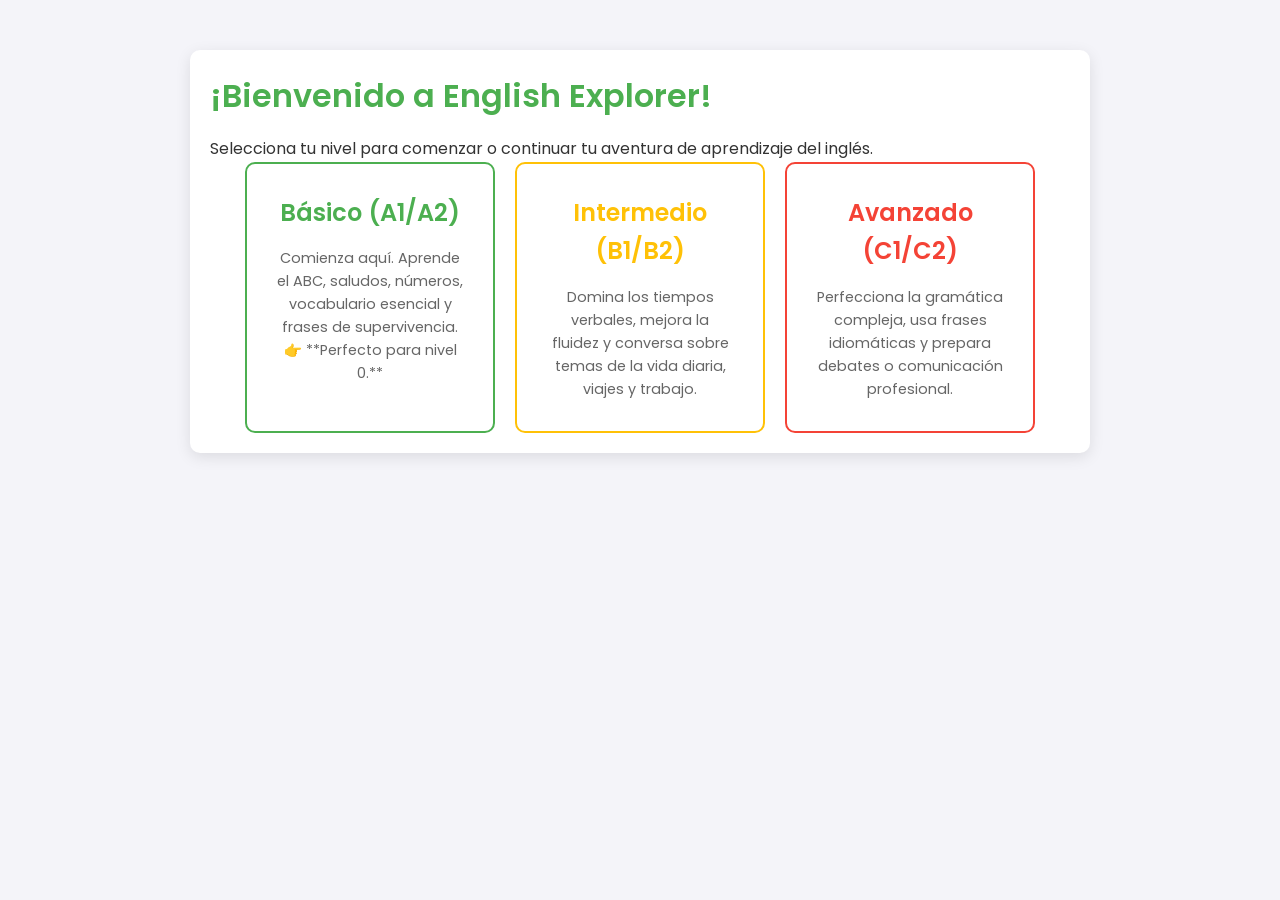
<file: index.html>
<!DOCTYPE html>
<html lang="es">
<head>
    <meta charset="UTF-8">
    <meta name="viewport" content="width=device-width, initial-scale=1.0">
    <title>English Explorer - Elige tu Nivel</title>
    <link rel="preconnect" href="https://fonts.googleapis.com">
    <link rel="preconnect" href="https://fonts.gstatic.com" crossorigin>
    <link href="https://fonts.googleapis.com/css2?family=Poppins:wght@400;600;700&display=swap" rel="stylesheet">
    <link rel="stylesheet" href="src/styles/styles.css">
</head>
<body>

    <div class="container">
        <h1>¡Bienvenido a English Explorer!</h1>
        <p>Selecciona tu nivel para comenzar o continuar tu aventura de aprendizaje del inglés.</p>

        <div class="level-selector">
            
            <a href="src/pages/basic/index.html" class="level-card basic">
                <h2>Básico (A1/A2)</h2>
                <p>Comienza aquí. Aprende el ABC, saludos, números, vocabulario esencial y frases de supervivencia.</p>
                <p>👉 **Perfecto para nivel 0.**</p>
            </a>

            <a href="src/pages/intermediate/index.html" class="level-card intermediate">
                <h2>Intermedio (B1/B2)</h2>
                <p>Domina los tiempos verbales, mejora la fluidez y conversa sobre temas de la vida diaria, viajes y trabajo.</p>
            </a>

            <a href="src/pages/advanced/index.html" class="level-card advanced">
                <h2>Avanzado (C1/C2)</h2>
                <p>Perfecciona la gramática compleja, usa frases idiomáticas y prepara debates o comunicación profesional.</p>
            </a>

        </div>

    </div>
    
</body>
</html>
</file>
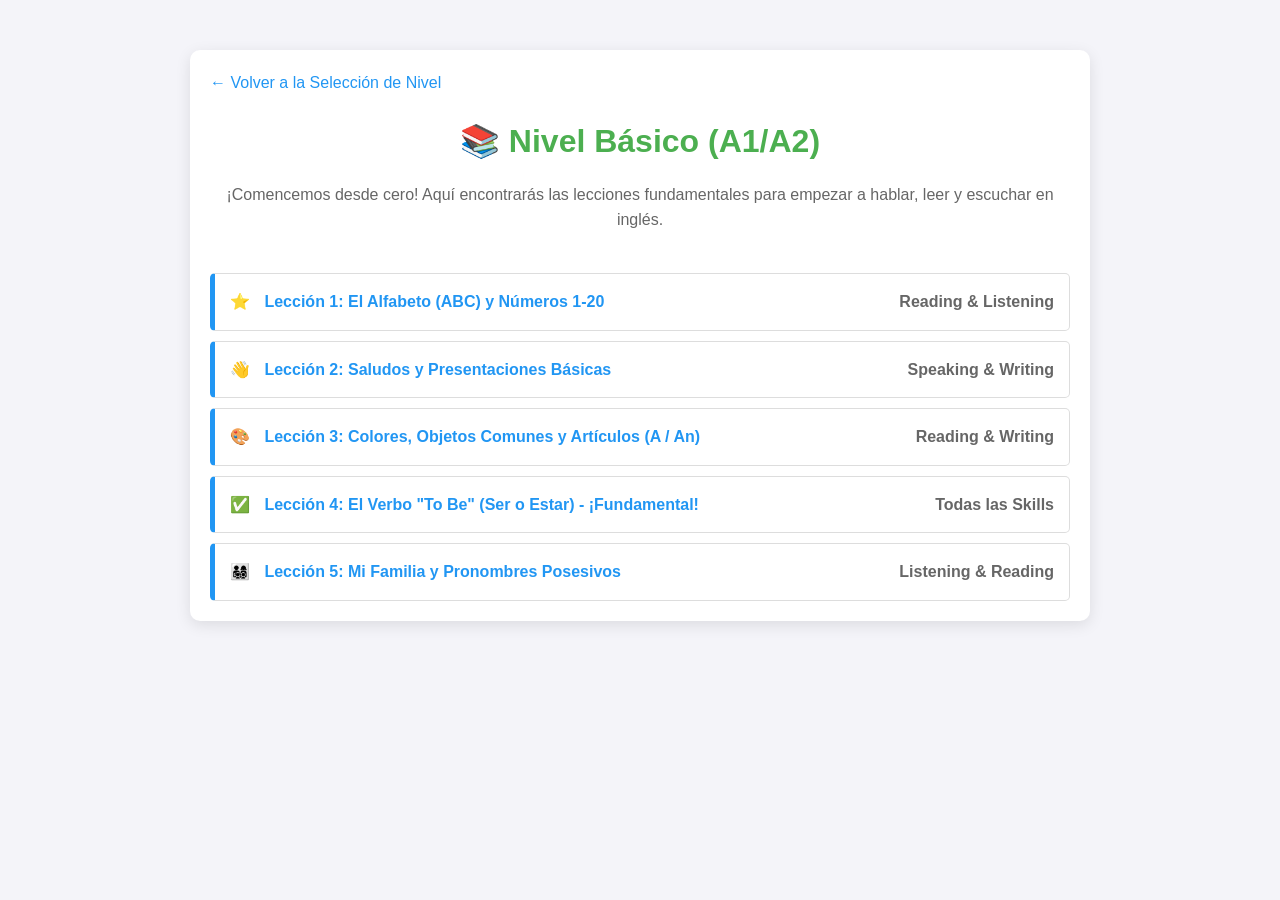
<file: src/pages/basic/index.html>
<!DOCTYPE html>
<html lang="es">
<head>
    <meta charset="UTF-8">
    <meta name="viewport" content="width=device-width, initial-scale=1.0">
    <title>Nivel Básico | English Explorer</title>
    <link rel="stylesheet" href="../../styles/styles.css"> 
</head>
<body>

    <div class="container">
        <a href="../../../index.html" style="display: block; margin-bottom: 20px;">← Volver a la Selección de Nivel</a>

        <div class="homepage-header">
            <h1 style="color: var(--color-primary);">📚 Nivel Básico (A1/A2)</h1>
            <p style="color: var(--color-light-text);">¡Comencemos desde cero! Aquí encontrarás las lecciones fundamentales para empezar a hablar, leer y escuchar en inglés.</p>
        </div>

        <ul class="module-list">
            
            <li class="module-item">
                <a href="lesson-alphabet.html">
                    <span style="color: var(--color-primary); margin-right: 10px;">⭐</span>
                    Lección 1: El Alfabeto (ABC) y Números 1-20
                    <span style="float: right; color: var(--color-light-text);">Reading & Listening</span>
                </a>
            </li>

            <li class="module-item">
                <a href="lesson-greetings.html">
                    <span style="color: var(--color-primary); margin-right: 10px;">👋</span>
                    Lección 2: Saludos y Presentaciones Básicas
                    <span style="float: right; color: var(--color-light-text);">Speaking & Writing</span>
                </a>
            </li>

            <li class="module-item">
                <a href="lesson-colors.html">
                    <span style="color: var(--color-primary); margin-right: 10px;">🎨</span>
                    Lección 3: Colores, Objetos Comunes y Artículos (A / An)
                    <span style="float: right; color: var(--color-light-text);">Reading & Writing</span>
                </a>
            </li>
            
            <li class="module-item">
                <a href="lesson-tobe.html">
                    <span style="color: var(--color-primary); margin-right: 10px;">✅</span>
                    Lección 4: El Verbo "To Be" (Ser o Estar) - ¡Fundamental!
                    <span style="float: right; color: var(--color-light-text);">Todas las Skills</span>
                </a>
            </li>

            <li class="module-item">
                <a href="lesson-family.html">
                    <span style="color: var(--color-primary); margin-right: 10px;">👨‍👩‍👧‍👦</span>
                    Lección 5: Mi Familia y Pronombres Posesivos
                    <span style="float: right; color: var(--color-light-text);">Listening & Reading</span>
                </a>
            </li>

            </ul>

    </div>
    
</body>
</html>
</file>
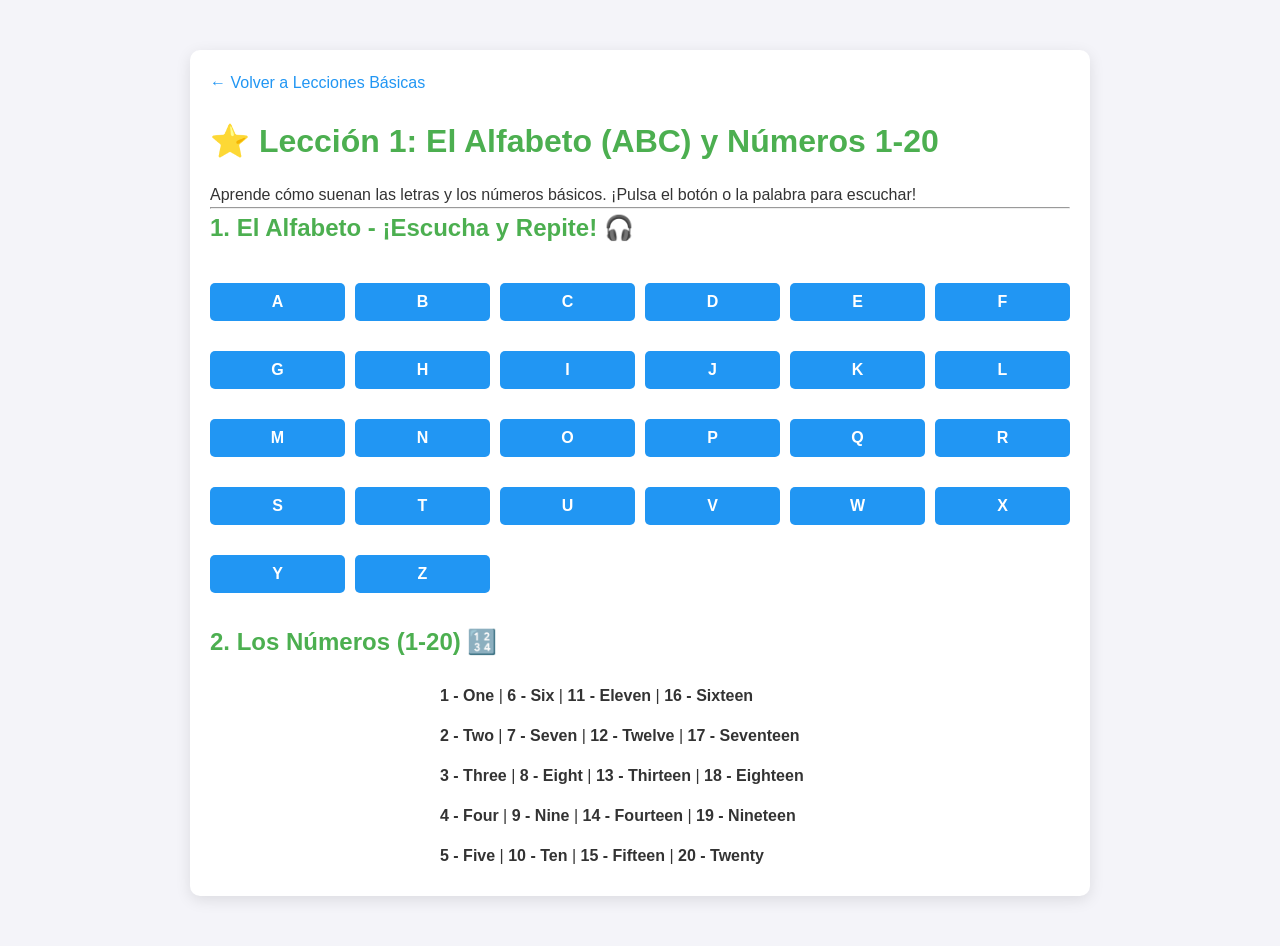
<file: src/pages/basic/lesson-alphabet.html>
<!DOCTYPE html>
<html lang="es">
<head>
    <meta charset="UTF-8">
    <meta name="viewport" content="width=device-width, initial-scale=1.0">
    <title>Lección 1: El Alfabeto y Números | Básico</title>
    <link rel="stylesheet" href="../../styles/styles.css"> 
</head>
<body>

    <div class="container">
        <a href="index.html" style="display: block; margin-bottom: 20px;">← Volver a Lecciones Básicas</a>

        <h1 style="color: var(--color-primary);">⭐ Lección 1: El Alfabeto (ABC) y Números 1-20</h1>
        <p>Aprende cómo suenan las letras y los números básicos. ¡Pulsa el botón o la palabra para escuchar!</p>

        <hr>

        <h2>1. El Alfabeto - ¡Escucha y Repite! 🎧</h2>
        <div id="alphabet-grid" style="display: grid; grid-template-columns: repeat(6, 1fr); gap: 10px; margin-bottom: 30px;">
            </div>
        
        <h2>2. Los Números (1-20) 🔢</h2>
        <div id="numbers-list" style="text-align: left; max-width: 400px; margin: 0 auto; line-height: 2.5;">
            <p><span onclick="speakText('One')" style="cursor: pointer; font-weight: bold;">1 - One</span> | <span onclick="speakText('Six')" style="cursor: pointer; font-weight: bold;">6 - Six</span> | <span onclick="speakText('Eleven')" style="cursor: pointer; font-weight: bold;">11 - Eleven</span> | <span onclick="speakText('Sixteen')" style="cursor: pointer; font-weight: bold;">16 - Sixteen</span></p>
            <p><span onclick="speakText('Two')" style="cursor: pointer; font-weight: bold;">2 - Two</span> | <span onclick="speakText('Seven')" style="cursor: pointer; font-weight: bold;">7 - Seven</span> | <span onclick="speakText('Twelve')" style="cursor: pointer; font-weight: bold;">12 - Twelve</span> | <span onclick="speakText('Seventeen')" style="cursor: pointer; font-weight: bold;">17 - Seventeen</span></p>
            <p><span onclick="speakText('Three')" style="cursor: pointer; font-weight: bold;">3 - Three</span> | <span onclick="speakText('Eight')" style="cursor: pointer; font-weight: bold;">8 - Eight</span> | <span onclick="speakText('Thirteen')" style="cursor: pointer; font-weight: bold;">13 - Thirteen</span> | <span onclick="speakText('Eighteen')" style="cursor: pointer; font-weight: bold;">18 - Eighteen</span></p>
            <p><span onclick="speakText('Four')" style="cursor: pointer; font-weight: bold;">4 - Four</span> | <span onclick="speakText('Nine')" style="cursor: pointer; font-weight: bold;">9 - Nine</span> | <span onclick="speakText('Fourteen')" style="cursor: pointer; font-weight: bold;">14 - Fourteen</span> | <span onclick="speakText('Nineteen')" style="cursor: pointer; font-weight: bold;">19 - Nineteen</span></p>
            <p><span onclick="speakText('Five')" style="cursor: pointer; font-weight: bold;">5 - Five</span> | <span onclick="speakText('Ten')" style="cursor: pointer; font-weight: bold;">10 - Ten</span> | <span onclick="speakText('Fifteen')" style="cursor: pointer; font-weight: bold;">15 - Fifteen</span> | <span onclick="speakText('Twenty')" style="cursor: pointer; font-weight: bold;">20 - Twenty</span></p>
        </div>

    </div>

    <script>
        // Función unificada de Síntesis de Voz
        function speakText(text) {
            window.speechSynthesis.cancel();
            
            // Si el texto es una sola letra (A-Z), la modificamos para que se lea correctamente.
            // Si el texto tiene un espacio (ej: 'One'), se leerá como palabra.
            let textToSpeak = text;
            if (text.length === 1 && text.match(/[A-Z]/i)) {
                // Truco: Al añadir un punto después de cada letra, algunos motores de TTS
                // lo leen como si estuviera deletreando, diciendo solo el nombre de la letra.
                textToSpeak = text + '.'; 
            }
            
            const utterance = new SpeechSynthesisUtterance(textToSpeak);
            utterance.lang = 'en-US'; 
            utterance.pitch = 1; 
            utterance.rate = 1; 

            window.speechSynthesis.speak(utterance);
        }

        const letters = "ABCDEFGHIJKLMNOPQRSTUVWXYZ".split('');
        const alphabetGrid = document.getElementById('alphabet-grid');

        letters.forEach(letter => {
            const button = document.createElement('button');
            button.className = 'btn-primary';
            button.style.backgroundColor = 'var(--color-secondary)';
            button.style.width = '100%';
            button.textContent = letter; 
            // Llama a la función, que internamente agregará el punto si es necesario.
            button.onclick = () => speakText(letter); 
            alphabetGrid.appendChild(button);
        });
    </script>
</body>
</html>
</file>
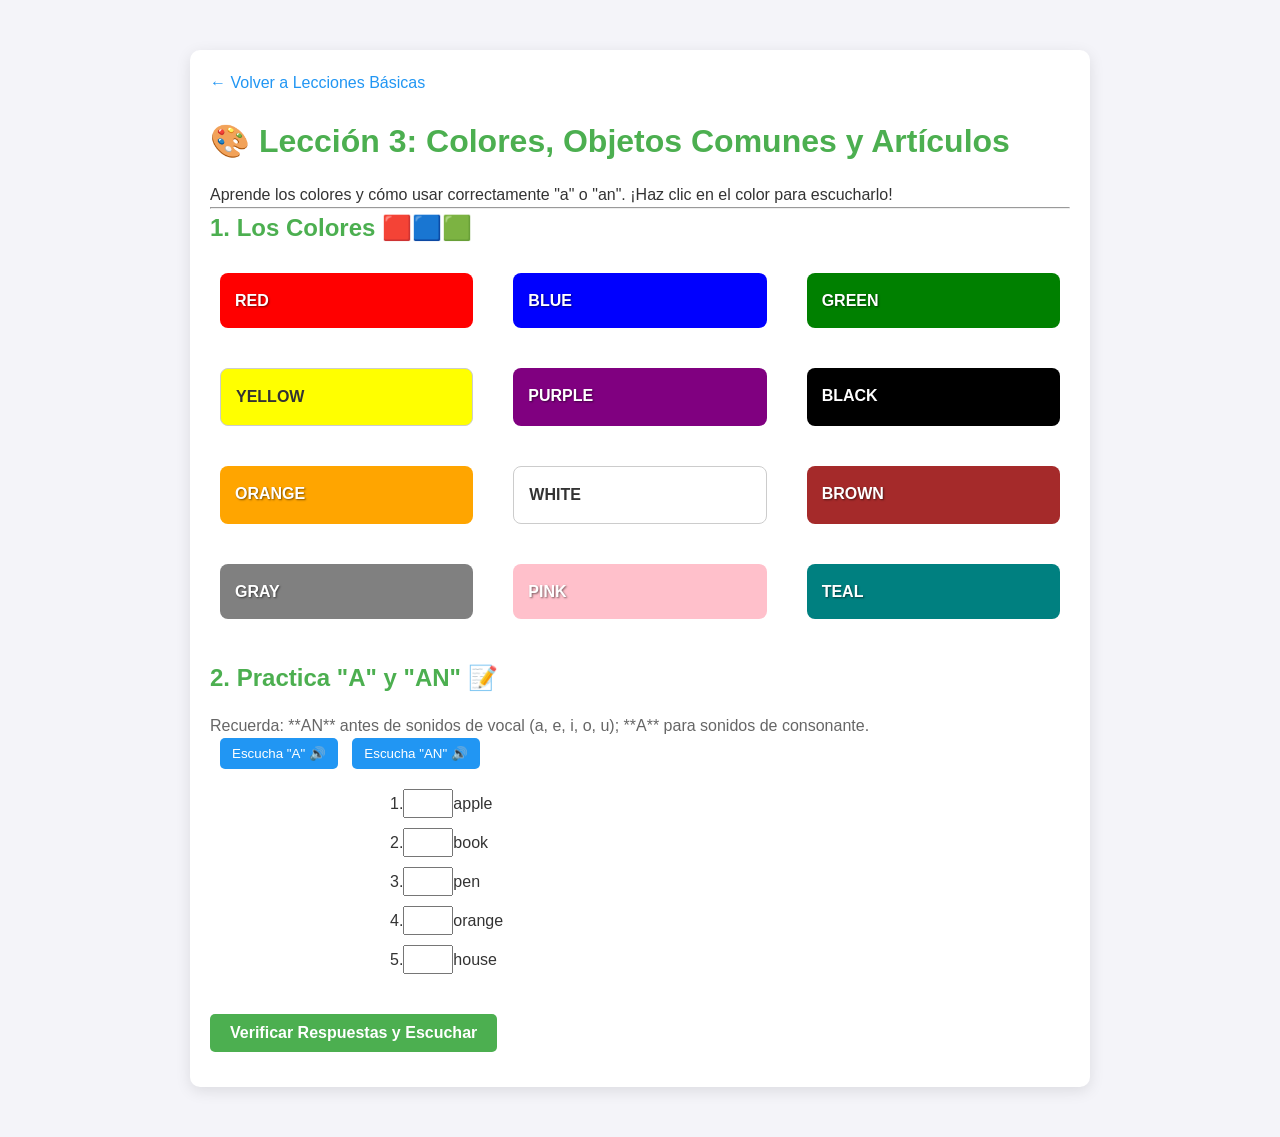
<file: src/pages/basic/lesson-colors.html>
<!DOCTYPE html>
<html lang="es">
<head>
    <meta charset="UTF-8">
    <meta name="viewport" content="width=device-width, initial-scale=1.0">
    <title>Lección 3: Colores y Artículos | Básico</title>
    <link rel="stylesheet" href="../../styles/styles.css"> 
    <style>
        .color-card { padding: 15px; border-radius: 8px; margin: 10px; color: white; font-weight: 700; cursor: pointer; text-shadow: 1px 1px 2px rgba(0,0,0,0.5); }
        .color-card.light-text { color: #333; text-shadow: none; border: 1px solid #ccc; }
        .color-grid { display: grid; grid-template-columns: repeat(3, 1fr); gap: 20px; margin-bottom: 30px; }
        .writing-ex input { width: 50px; padding: 5px; text-align: center; }
        .writing-ex p { margin-bottom: 10px; display: flex; align-items: center; }
        .pronunciation-btn { background: var(--color-secondary); color: white; border: none; padding: 8px 12px; border-radius: 5px; margin-left: 10px; cursor: pointer; }
    </style>
</head>
<body>

    <div class="container">
        <a href="index.html" style="display: block; margin-bottom: 20px;">← Volver a Lecciones Básicas</a>

        <h1 style="color: var(--color-primary);">🎨 Lección 3: Colores, Objetos Comunes y Artículos</h1>
        <p>Aprende los colores y cómo usar correctamente "a" o "an". ¡Haz clic en el color para escucharlo!</p>

        <hr>

        <h2>1. Los Colores 🟥🟦🟩</h2>
        <div class="color-grid">
            <div class="color-card" style="background-color: red;" onclick="speakText('Red')">RED</div>
            <div class="color-card" style="background-color: blue;" onclick="speakText('Blue')">BLUE</div>
            <div class="color-card" style="background-color: green;" onclick="speakText('Green')">GREEN</div>
            <div class="color-card light-text" style="background-color: yellow;" onclick="speakText('Yellow')">YELLOW</div>
            <div class="color-card" style="background-color: purple;" onclick="speakText('Purple')">PURPLE</div>
            <div class="color-card" style="background-color: black;" onclick="speakText('Black')">BLACK</div>
            <div class="color-card" style="background-color: orange;" onclick="speakText('Orange')">ORANGE</div>
            <div class="color-card light-text" style="background-color: white;" onclick="speakText('White')">WHITE</div>
            <div class="color-card" style="background-color: brown;" onclick="speakText('Brown')">BROWN</div>
            <div class="color-card" style="background-color: gray;" onclick="speakText('Gray')">GRAY</div>
            <div class="color-card" style="background-color: pink;" onclick="speakText('Pink')">PINK</div>
            <div class="color-card" style="background-color: teal;" onclick="speakText('Teal')">TEAL</div>
        </div>

        <h2>2. Practica "A" y "AN" 📝</h2>
        <p style="color: var(--color-light-text);">Recuerda: **AN** antes de sonidos de vocal (a, e, i, o, u); **A** para sonidos de consonante.</p>
        
        <div style="margin-bottom: 15px;">
            <button class="pronunciation-btn" onclick="speakText('a')">Escucha "A" 🔊</button>
            <button class="pronunciation-btn" onclick="speakText('an')">Escucha "AN" 🔊</button>
        </div>

        <div id="writing-ex" class="writing-ex" style="text-align: left; max-width: 500px; margin: 20px auto;">
            <p>1. <input type="text" id="a1" data-answer="an"> apple</p>
            <p>2. <input type="text" id="a2" data-answer="a"> book</p>
            <p>3. <input type="text" id="a3" data-answer="a"> pen</p>
            <p>4. <input type="text" id="a4" data-answer="an"> orange</p>
            <p>5. <input type="text" id="a5" data-answer="a"> house</p>
        </div>

        <button class="btn-primary" onclick="checkArticles()">Verificar Respuestas y Escuchar</button>
        <div id="article-feedback" class="feedback" style="margin-top: 15px;"></div>
    </div>

    <script>
        // Arreglo de frases correctas para la lectura secuencial
        const correctSentences = [
            'an apple',
            'a book',
            'a pen',
            'an orange',
            'a house'
        ];

        // Función unificada de Síntesis de Voz (TTS)
        function speakText(text, callback) {
            // Detener cualquier habla anterior (excepto si es parte de una secuencia)
            if (!callback) {
                 window.speechSynthesis.cancel();
            }
            
            const utterance = new SpeechSynthesisUtterance(text);
            utterance.lang = 'en-US'; 
            
            // Configurar el callback para la lectura secuencial
            if (callback && utterance.onend === null) {
                utterance.onend = callback;
            }

            window.speechSynthesis.speak(utterance);
        }
        
        // Función para reproducir secuencialmente todas las frases correctas
        function readAllCorrectSentences(index = 0) {
            // Cancelar cualquier lectura previa que no sea esta secuencia
            if (index === 0) {
                 window.speechSynthesis.cancel();
            }
            
            if (index < correctSentences.length) {
                const sentence = correctSentences[index];
                
                // Habla la frase, y llama a la siguiente cuando termine (usando callback)
                speakText(sentence, () => {
                    readAllCorrectSentences(index + 1);
                });
            } else {
                // Al finalizar la lectura de todas las frases, permite que otros audios se reproduzcan
                // limpiando el listener onend del objeto utterance. (Manejo avanzado, no esencial aquí)
            }
        }


        function checkArticles() {
            const answers = ['an', 'a', 'a', 'an', 'a'];
            let correctCount = 0;
            
            // 1. Verificar y dar feedback visual
            answers.forEach((correct, index) => {
                const input = document.getElementById(`a${index + 1}`);
                const feedbackDiv = document.getElementById('article-feedback');
                
                if (input.value.trim().toLowerCase() === correct) {
                    input.style.backgroundColor = '#e8f5e9'; // Verde claro (Correcto)
                    correctCount++;
                } else {
                    input.style.backgroundColor = '#ffebee'; // Rojo claro (Incorrecto)
                }
            });

            // 2. Mostrar resumen del ejercicio
            const feedbackDiv = document.getElementById('article-feedback');
            if (correctCount === answers.length) {
                feedbackDiv.textContent = '¡Excelente! Todas las respuestas son correctas. ✅ Ahora escucha la pronunciación correcta.';
                feedbackDiv.style.color = 'var(--color-primary)';
            } else {
                feedbackDiv.textContent = `Tienes ${correctCount} de ${answers.length} correctas. Sigue intentando. ❌ Ahora escucha cómo deben sonar las frases.`;
                feedbackDiv.style.color = 'var(--color-danger)';
            }
            
            // 3. Reproducir TODAS las opciones correctas secuencialmente (según lo solicitado)
            readAllCorrectSentences();
        }
    </script>
</body>
</html>
</file>
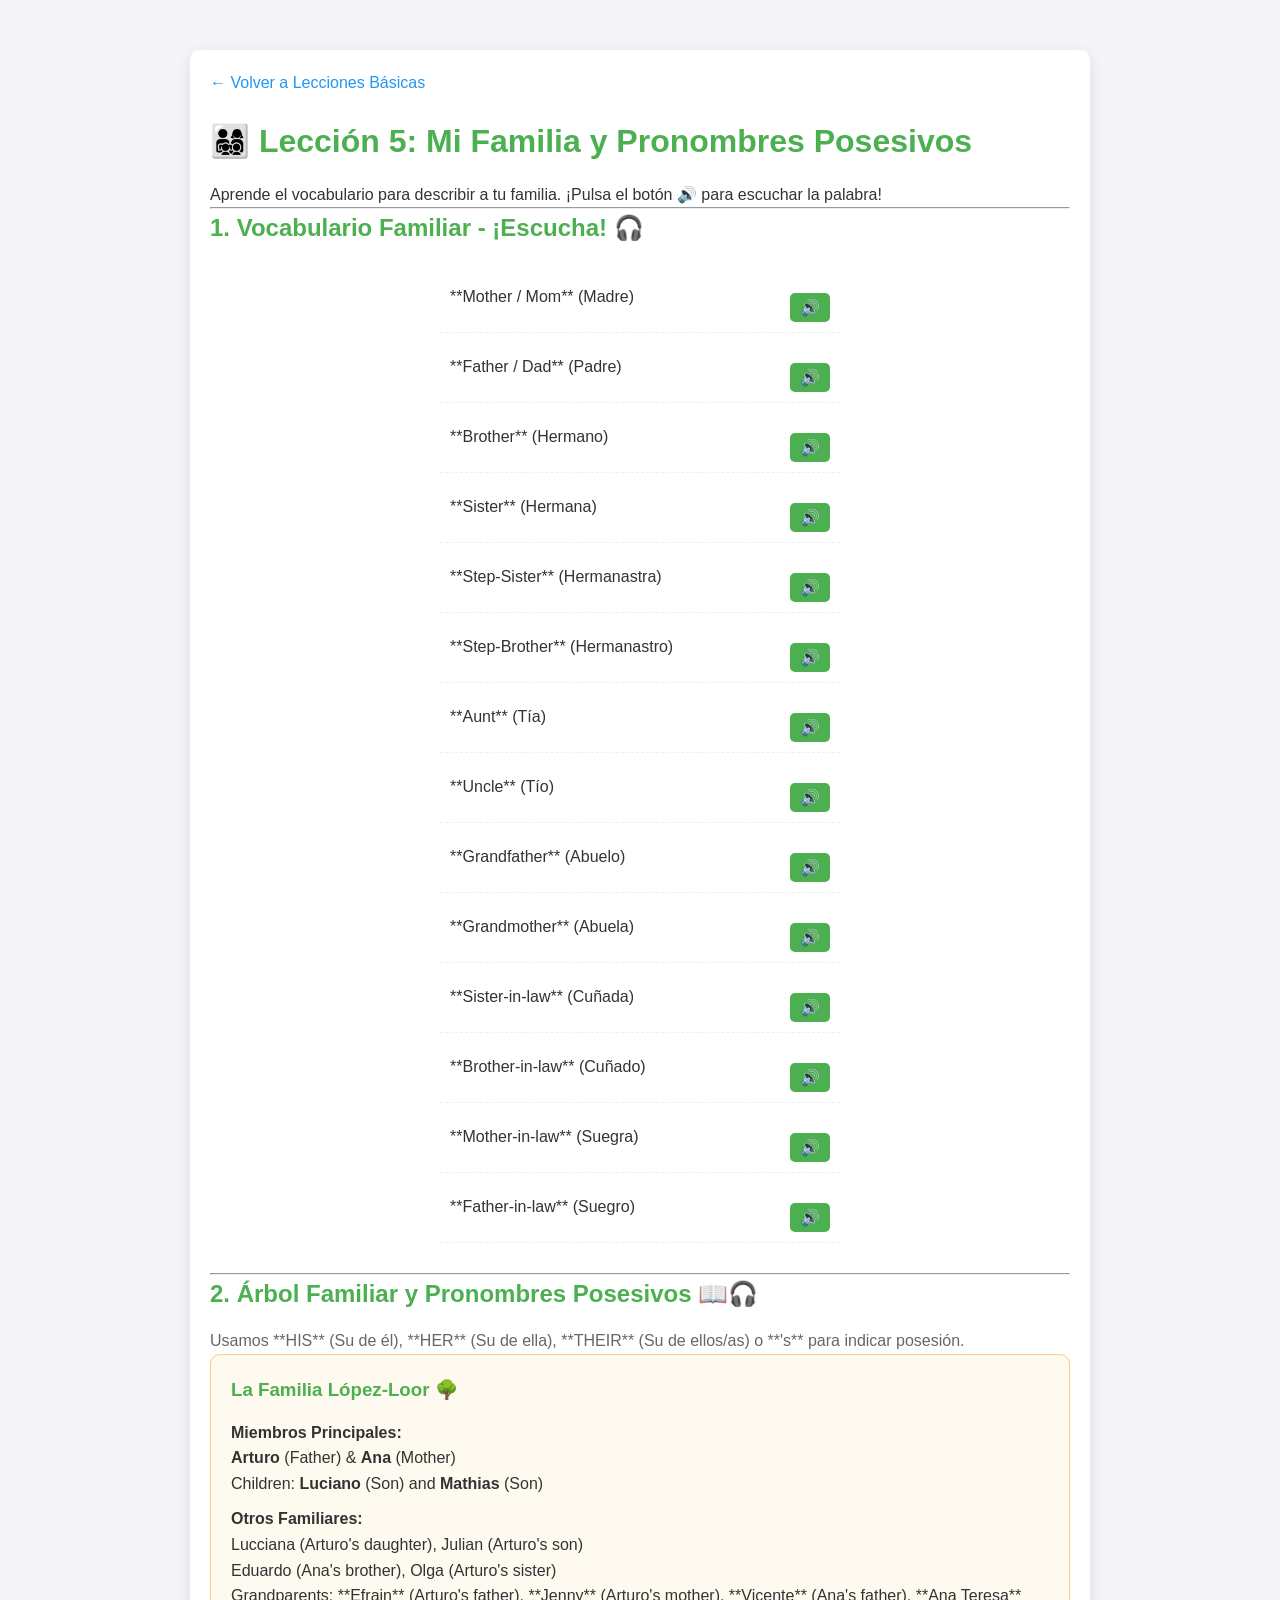
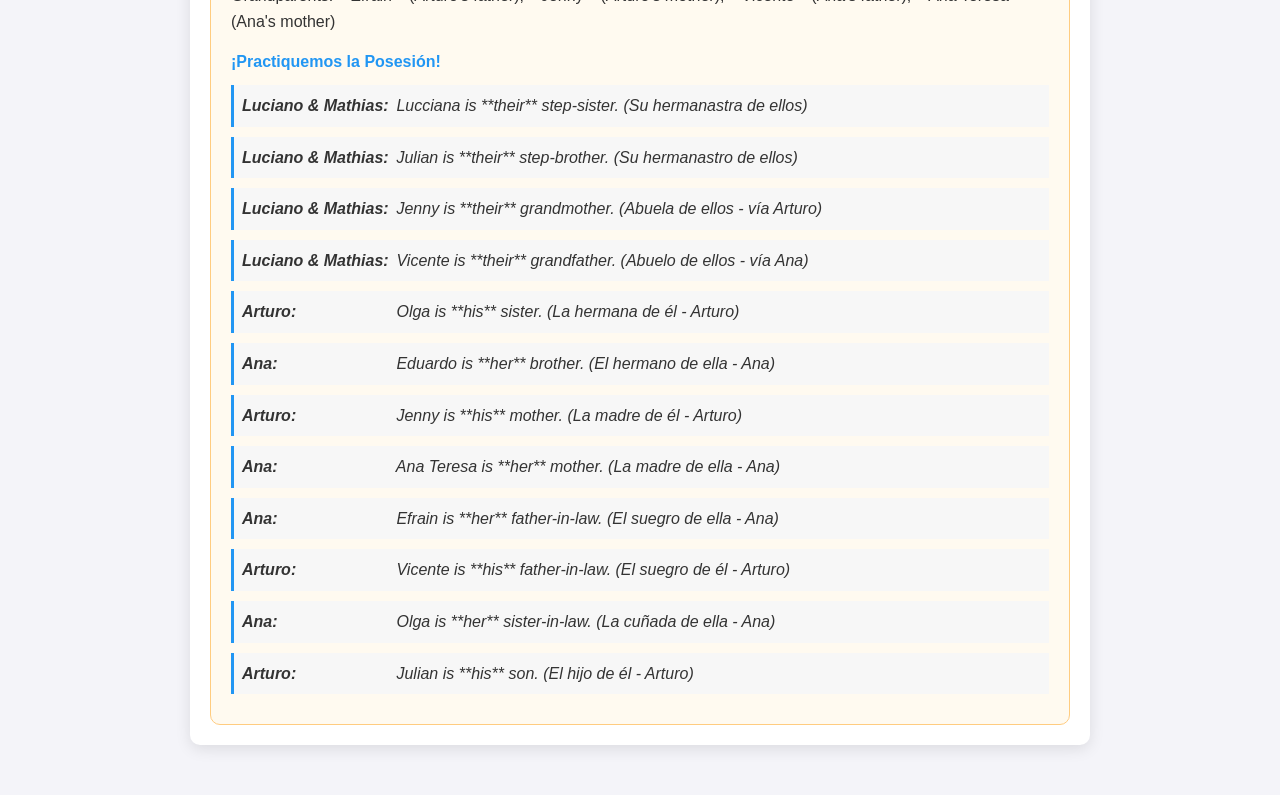
<file: src/pages/basic/lesson-family.html>
<!DOCTYPE html>
<html lang="es">
<head>
    <meta charset="UTF-8">
    <meta name="viewport" content="width=device-width, initial-scale=1.0">
    <title>Lección 5: La Familia | Básico</title>
    <link rel="stylesheet" href="../../styles/styles.css"> 
    <style>
        .vocab-item { padding: 10px; border-bottom: 1px dashed #eee; display: flex; justify-content: space-between; align-items: center; }
        .family-tree { 
            background-color: #fffaf0; 
            padding: 20px; 
            border: 1px solid #ffcc80; 
            border-radius: 10px; 
            text-align: left;
        }
        .example-sentence {
            background-color: #f7f7f7;
            padding: 8px;
            border-left: 3px solid var(--color-secondary);
            margin: 10px 0;
            font-style: italic;
            cursor: pointer;
        }
        .subject-tag {
            font-weight: bold;
            display: inline-block;
            min-width: 150px; /* Asegura alineación */
        }
    </style>
</head>
<body>

    <div class="container">
        <a href="index.html" style="display: block; margin-bottom: 20px;">← Volver a Lecciones Básicas</a>

        <h1 style="color: var(--color-primary);">👨‍👩‍👧‍👦 Lección 5: Mi Familia y Pronombres Posesivos</h1>
        <p>Aprende el vocabulario para describir a tu familia. ¡Pulsa el botón 🔊 para escuchar la palabra!</p>

        <hr>

        <h2>1. Vocabulario Familiar - ¡Escucha! 🎧</h2>
        <div style="max-width: 400px; margin: 0 auto; text-align: left;">
            <div class="vocab-item">
                <span>**Mother / Mom** (Madre)</span>
                <button onclick="speakText('Mother')" class="btn-primary" style="padding: 5px 10px;">🔊</button>
            </div>
            <div class="vocab-item">
                <span>**Father / Dad** (Padre)</span>
                <button onclick="speakText('Father')" class="btn-primary" style="padding: 5px 10px;">🔊</button>
            </div>
            <div class="vocab-item">
                <span>**Brother** (Hermano)</span>
                <button onclick="speakText('Brother')" class="btn-primary" style="padding: 5px 10px;">🔊</button>
            </div>
            <div class="vocab-item">
                <span>**Sister** (Hermana)</span>
                <button onclick="speakText('Sister')" class="btn-primary" style="padding: 5px 10px;">🔊</button>
            </div>
            <div class="vocab-item">
                <span>**Step-Sister** (Hermanastra)</span>
                <button onclick="speakText('Step-Sister')" class="btn-primary" style="padding: 5px 10px;">🔊</button>
            </div>
            <div class="vocab-item">
                <span>**Step-Brother** (Hermanastro)</span>
                <button onclick="speakText('Step-Brother')" class="btn-primary" style="padding: 5px 10px;">🔊</button>
            </div>
            <div class="vocab-item">
                <span>**Aunt** (Tía)</span>
                <button onclick="speakText('Aunt')" class="btn-primary" style="padding: 5px 10px;">🔊</button>
            </div>
             <div class="vocab-item">
                <span>**Uncle** (Tío)</span>
                <button onclick="speakText('Uncle')" class="btn-primary" style="padding: 5px 10px;">🔊</button>
            </div>
            <div class="vocab-item">
                <span>**Grandfather** (Abuelo)</span>
                <button onclick="speakText('Grandfather')" class="btn-primary" style="padding: 5px 10px;">🔊</button>
            </div>
            <div class="vocab-item">
                <span>**Grandmother** (Abuela)</span>
                <button onclick="speakText('Grandmother')" class="btn-primary" style="padding: 5px 10px;">🔊</button>
            </div>
            <div class="vocab-item">
                <span>**Sister-in-law** (Cuñada)</span>
                <button onclick="speakText('Sister-in-law')" class="btn-primary" style="padding: 5px 10px;">🔊</button>
            </div>
            <div class="vocab-item">
                <span>**Brother-in-law** (Cuñado)</span>
                <button onclick="speakText('Brother-in-law')" class="btn-primary" style="padding: 5px 10px;">🔊</button>
            </div>
            <div class="vocab-item">
                <span>**Mother-in-law** (Suegra)</span>
                <button onclick="speakText('Mother-in-law')" class="btn-primary" style="padding: 5px 10px;">🔊</button>
            </div>
            <div class="vocab-item">
                <span>**Father-in-law** (Suegro)</span>
                <button onclick="speakText('Father-in-law')" class="btn-primary" style="padding: 5px 10px;">🔊</button>
            </div>
        </div>
        
        <hr style="margin-top: 30px;">

        <h2>2. Árbol Familiar y Pronombres Posesivos 📖🎧</h2>
        <p style="color: var(--color-light-text);">Usamos **HIS** (Su de él), **HER** (Su de ella), **THEIR** (Su de ellos/as) o **'s** para indicar posesión.</p>
        <div class="family-tree">
            <h3>La Familia López-Loor 🌳</h3>
            
            <p style="font-weight: bold;">Miembros Principales:</p>
            <p><strong>Arturo</strong> (Father) & <strong>Ana</strong> (Mother)</p>
            <p>Children: <strong>Luciano</strong> (Son) and <strong>Mathias</strong> (Son)</p>
            
            <p style="margin-top: 10px; font-weight: bold;">Otros Familiares:</p>
            <p>Lucciana (Arturo's daughter), Julian (Arturo's son)</p>
            <p>Eduardo (Ana's brother), Olga (Arturo's sister)</p>
            <p>Grandparents: **Efrain** (Arturo's father), **Jenny** (Arturo's mother), **Vicente** (Ana's father), **Ana Teresa** (Ana's mother)</p>
            
            <p style="margin-top: 15px; font-weight: bold; color: var(--color-secondary);">¡Practiquemos la Posesión!</p>
            
            <div class="example-sentence" onclick="speakText('Lucciana is their step-sister.')">
                <span class="subject-tag">Luciano & Mathias:</span> Lucciana is **their** step-sister. (Su hermanastra de ellos)
            </div>
            <div class="example-sentence" onclick="speakText('Julian is their step-brother.')">
                <span class="subject-tag">Luciano & Mathias:</span> Julian is **their** step-brother. (Su hermanastro de ellos)
            </div>
            <div class="example-sentence" onclick="speakText('Jenny is their grandmother.')">
                <span class="subject-tag">Luciano & Mathias:</span> Jenny is **their** grandmother. (Abuela de ellos - vía Arturo)
            </div>
            <div class="example-sentence" onclick="speakText('Vicente is their grandfather.')">
                <span class="subject-tag">Luciano & Mathias:</span> Vicente is **their** grandfather. (Abuelo de ellos - vía Ana)
            </div>

            <div class="example-sentence" onclick="speakText('Olga is his sister.')">
                <span class="subject-tag">Arturo:</span> Olga is **his** sister. (La hermana de él - Arturo)
            </div>
            <div class="example-sentence" onclick="speakText('Eduardo is her brother.')">
                <span class="subject-tag">Ana:</span> Eduardo is **her** brother. (El hermano de ella - Ana)
            </div>
            <div class="example-sentence" onclick="speakText('Jenny is his mother.')">
                <span class="subject-tag">Arturo:</span> Jenny is **his** mother. (La madre de él - Arturo)
            </div>
            <div class="example-sentence" onclick="speakText('Ana Teresa is her mother.')">
                <span class="subject-tag">Ana:</span> Ana Teresa is **her** mother. (La madre de ella - Ana)
            </div>
            <div class="example-sentence" onclick="speakText('Efrain is her father-in-law.')">
                <span class="subject-tag">Ana:</span> Efrain is **her** father-in-law. (El suegro de ella - Ana)
            </div>
            <div class="example-sentence" onclick="speakText('Vicente is his father-in-law.')">
                <span class="subject-tag">Arturo:</span> Vicente is **his** father-in-law. (El suegro de él - Arturo)
            </div>
            <div class="example-sentence" onclick="speakText('Olga is her sister-in-law.')">
                <span class="subject-tag">Ana:</span> Olga is **her** sister-in-law. (La cuñada de ella - Ana)
            </div>
            <div class="example-sentence" onclick="speakText('Julian is his son.')">
                <span class="subject-tag">Arturo:</span> Julian is **his** son. (El hijo de él - Arturo)
            </div>
            
        </div>

    </div>

    <script>
        function speakText(text) {
            window.speechSynthesis.cancel();
            const utterance = new SpeechSynthesisUtterance(text);
            utterance.lang = 'en-US'; 
            window.speechSynthesis.speak(utterance);
        }
    </script>
</body>
</html>
</file>
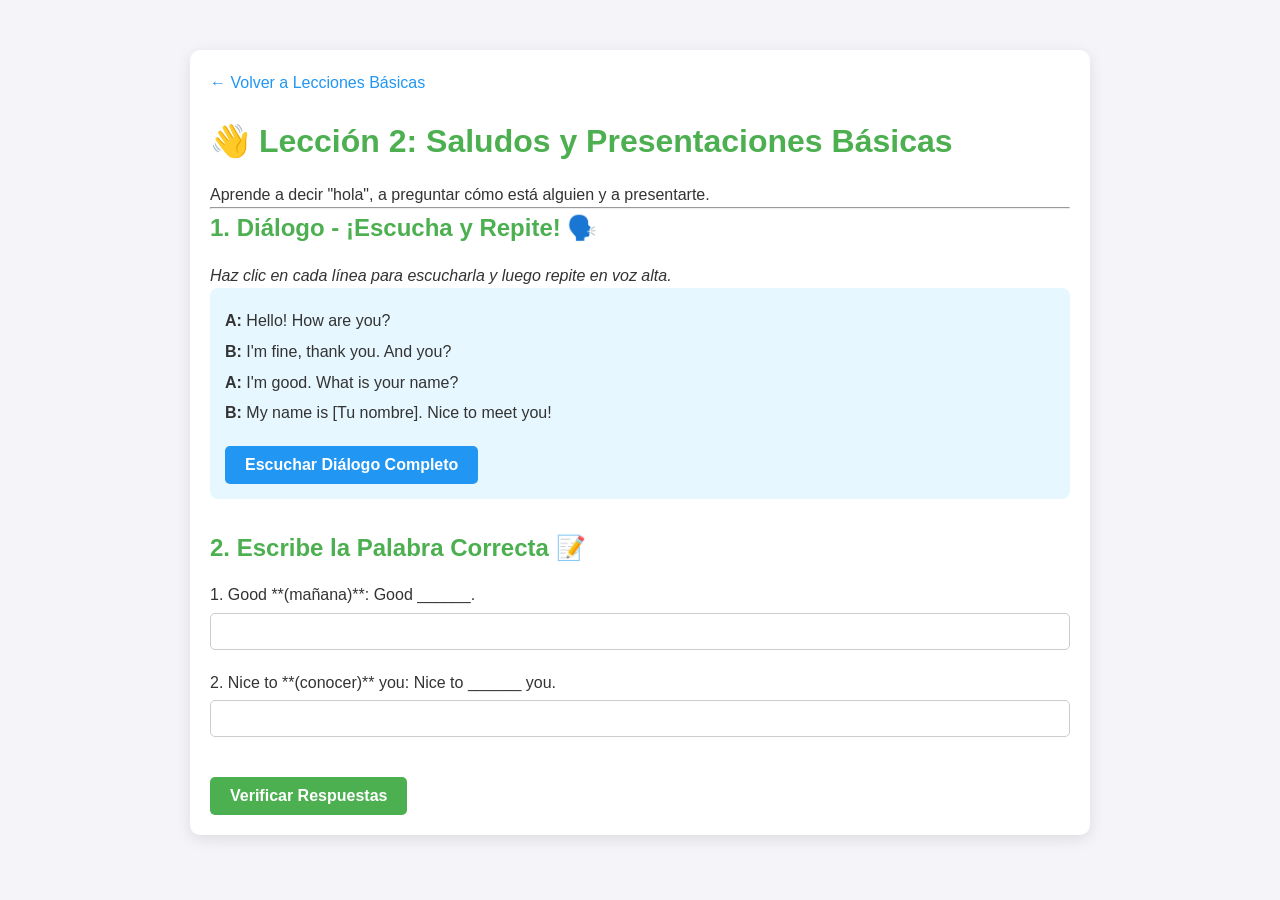
<file: src/pages/basic/lesson-greetings.html>
<!DOCTYPE html>
<html lang="es">
<head>
    <meta charset="UTF-8">
    <meta name="viewport" content="width=device-width, initial-scale=1.0">
    <title>Lección 2: Saludos | Básico</title>
    <link rel="stylesheet" href="../../styles/styles.css"> 
    <style>
        .input-group { margin-bottom: 20px; text-align: left; }
        .input-group input { width: 100%; padding: 10px; border: 1px solid #ccc; border-radius: 5px; margin-top: 5px; }
        .feedback { margin-top: 10px; font-weight: 600; }
        .dialogue-text { cursor: pointer; display: block; margin: 5px 0; }
    </style>
</head>
<body>

    <div class="container">
        <a href="index.html" style="display: block; margin-bottom: 20px;">← Volver a Lecciones Básicas</a>

        <h1 style="color: var(--color-primary);">👋 Lección 2: Saludos y Presentaciones Básicas</h1>
        <p>Aprende a decir "hola", a preguntar cómo está alguien y a presentarte.</p>

        <hr>

        <h2>1. Diálogo - ¡Escucha y Repite! 🗣️</h2>
        <p style="font-style: italic;">Haz clic en cada línea para escucharla y luego repite en voz alta.</p>
        <div style="background: #e6f7ff; padding: 15px; border-radius: 8px; margin-bottom: 30px; text-align: left;">
            <span class="dialogue-text" onclick="speakText('Hello! How are you?')" ><strong>A:</strong> Hello! How are you?</span>
            <span class="dialogue-text" onclick="speakText('I am fine, thank you. And you?')" ><strong>B:</strong> I'm fine, thank you. And you?</span>
            <span class="dialogue-text" onclick="speakText('I am good. What is your name?')" ><strong>A:</strong> I'm good. What is your name?</span>
            <span class="dialogue-text" onclick="speakText('My name is Maria. Nice to meet you!')" ><strong>B:</strong> My name is [Tu nombre]. Nice to meet you!</span>
            
            <button class="btn-primary" onclick="speakText('Hello! How are you? I am fine, thank you. And you? I am good. What is your name? My name is Maria. Nice to meet you!')" style="background-color: var(--color-secondary); margin-top: 15px;">Escuchar Diálogo Completo</button>
        </div>

        <h2>2. Escribe la Palabra Correcta 📝</h2>
        <div id="writing-exercise">
            <div class="input-group">
                <label for="q1">1. Good **(mañana)**: Good ______.</label>
                <input type="text" id="q1" data-answer="morning">
                <div id="f1" class="feedback"></div>
            </div>
            <div class="input-group">
                <label for="q2">2. Nice to **(conocer)** you: Nice to ______ you.</label>
                <input type="text" id="q2" data-answer="meet">
                <div id="f2" class="feedback"></div>
            </div>
            
            <button class="btn-primary" onclick="checkAnswers()">Verificar Respuestas</button>
        </div>

    </div>

    <script>
        function speakText(text) {
            window.speechSynthesis.cancel();
            const utterance = new SpeechSynthesisUtterance(text);
            utterance.lang = 'en-US'; 
            window.speechSynthesis.speak(utterance);
        }

        function checkAnswers() {
            const questions = [
                { id: 'q1', correct: 'morning' },
                { id: 'q2', correct: 'meet' }
            ];

            questions.forEach((q, index) => {
                const input = document.getElementById(q.id);
                const feedback = document.getElementById(`f${index + 1}`);
                const userAnswer = input.value.trim().toLowerCase();
                
                if (userAnswer === q.correct) {
                    feedback.textContent = '¡Correcto! ✅';
                    feedback.style.color = 'var(--color-primary)';
                } else {
                    feedback.textContent = `Incorrecto. Intenta con: ${q.correct.toUpperCase()} ❌`;
                    feedback.style.color = 'var(--color-danger)';
                }
            });
        }
    </script>
</body>
</html>
</file>
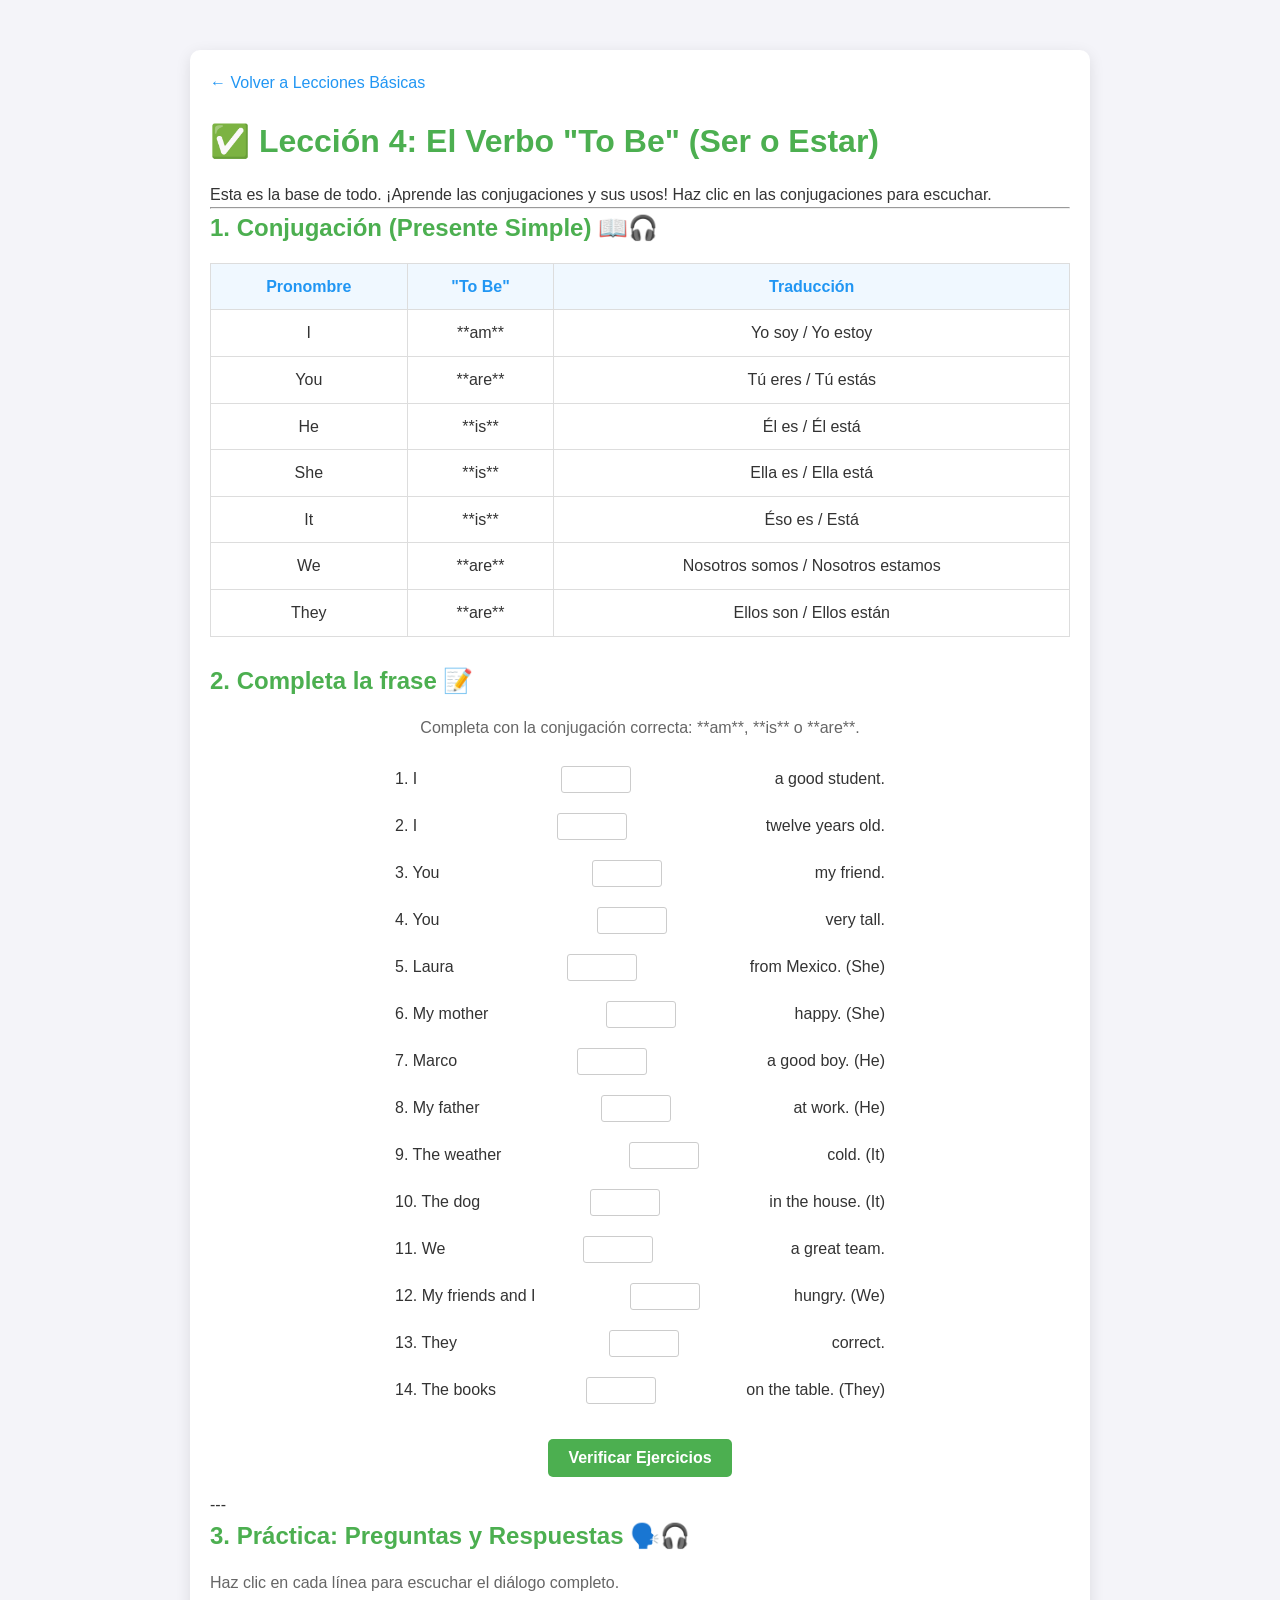
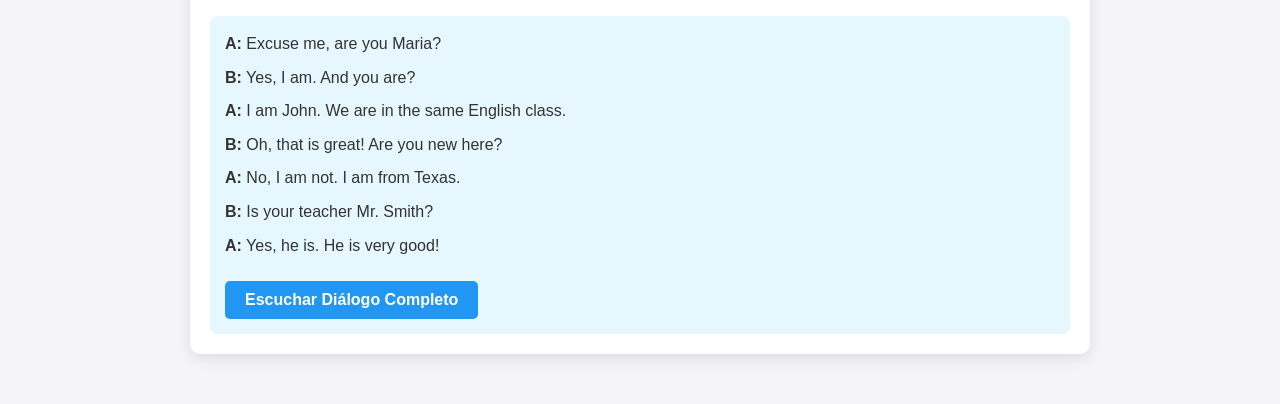
<file: src/pages/basic/lesson-tobe.html>
<!DOCTYPE html>
<html lang="es">
<head>
    <meta charset="UTF-8">
    <meta name="viewport" content="width=device-width, initial-scale=1.0">
    <title>Lección 4: El Verbo To Be | Básico</title>
    <link rel="stylesheet" href="../../styles/styles.css"> 
    <style>
        .tobe-table { width: 100%; border-collapse: collapse; margin-bottom: 25px; }
        .tobe-table th, .tobe-table td { border: 1px solid #ddd; padding: 10px; text-align: center; }
        .tobe-table th { background-color: #f0f8ff; color: var(--color-secondary); }
        .tobe-table td { cursor: pointer; } 
        
        .writing-ex p { 
            margin-bottom: 10px; 
            display: flex; 
            align-items: center; 
            justify-content: space-between;
            max-width: 500px; 
            margin: 0 auto 10px auto;
            padding: 5px;
            cursor: pointer; 
        }
        .writing-ex input { width: 70px; padding: 5px; text-align: center; border: 1px solid #ccc; border-radius: 3px;}
        .dialogue-box { background: #e6f7ff; padding: 15px; border-radius: 8px; margin-top: 20px; text-align: left; }
        .dialogue-line { display: block; margin-bottom: 8px; cursor: pointer; }
    </style>
</head>
<body>

    <div class="container">
        <a href="index.html" style="display: block; margin-bottom: 20px;">← Volver a Lecciones Básicas</a>

        <h1 style="color: var(--color-primary);">✅ Lección 4: El Verbo "To Be" (Ser o Estar)</h1>
        <p>Esta es la base de todo. ¡Aprende las conjugaciones y sus usos! Haz clic en las conjugaciones para escuchar.</p>

        <hr>

        <h2>1. Conjugación (Presente Simple) 📖🎧</h2>
        <table class="tobe-table">
            <thead>
                <tr>
                    <th>Pronombre</th>
                    <th>"To Be"</th>
                    <th>Traducción</th>
                </tr>
            </thead>
            <tbody>
                <tr onclick="speakText('I am')" style="cursor: pointer;"><td>I</td><td>**am**</td><td>Yo soy / Yo estoy</td></tr>
                <tr onclick="speakText('You are')" style="cursor: pointer;"><td>You</td><td>**are**</td><td>Tú eres / Tú estás</td></tr>
                <tr onclick="speakText('He is')" style="cursor: pointer;"><td>He</td><td>**is**</td><td>Él es / Él está</td></tr>
                <tr onclick="speakText('She is')" style="cursor: pointer;"><td>She</td><td>**is**</td><td>Ella es / Ella está</td></tr>
                <tr onclick="speakText('It is')" style="cursor: pointer;"><td>It</td><td>**is**</td><td>Éso es / Está</td></tr>
                <tr onclick="speakText('We are')" style="cursor: pointer;"><td>We</td><td>**are**</td><td>Nosotros somos / Nosotros estamos</td></tr>
                <tr onclick="speakText('They are')" style="cursor: pointer;"><td>They</td><td>**are**</td><td>Ellos son / Ellos están</td></tr>
            </tbody>
        </table>

        <h2>2. Completa la frase 📝</h2>
        <p style="color: var(--color-light-text); text-align: center; margin-bottom: 20px;">Completa con la conjugación correcta: **am**, **is** o **are**.</p>
        
        <div id="writing-ex" class="writing-ex">
            <p onclick="speakText('I am a good student')" >1. I <input type="text" id="w1" data-answer="am"> a good student.</p>
            <p onclick="speakText('I am twelve years old')" >2. I <input type="text" id="w2" data-answer="am"> twelve years old.</p>

            <p onclick="speakText('You are my friend')" >3. You <input type="text" id="w3" data-answer="are"> my friend.</p>
            <p onclick="speakText('You are very tall')" >4. You <input type="text" id="w4" data-answer="are"> very tall.</p>

            <p onclick="speakText('Laura is from Mexico')" >5. Laura <input type="text" id="w5" data-answer="is"> from Mexico. (She)</p>
            <p onclick="speakText('My mother is happy')" >6. My mother <input type="text" id="w6" data-answer="is"> happy. (She)</p>

            <p onclick="speakText('Marco is a good boy')" >7. Marco <input type="text" id="w7" data-answer="is"> a good boy. (He)</p>
            <p onclick="speakText('My father is at work')" >8. My father <input type="text" id="w8" data-answer="is"> at work. (He)</p>

            <p onclick="speakText('The weather is cold')" >9. The weather <input type="text" id="w9" data-answer="is"> cold. (It)</p>
            <p onclick="speakText('The dog is in the house')" >10. The dog <input type="text" id="w10" data-answer="is"> in the house. (It)</p>

            <p onclick="speakText('We are a great team')" >11. We <input type="text" id="w11" data-answer="are"> a great team.</p>
            <p onclick="speakText('My friends and I are hungry')" >12. My friends and I <input type="text" id="w12" data-answer="are"> hungry. (We)</p>
            
            <p onclick="speakText('They are correct')" >13. They <input type="text" id="w13" data-answer="are"> correct.</p>
            <p onclick="speakText('The books are on the table')" >14. The books <input type="text" id="w14" data-answer="are"> on the table. (They)</p>
        </div>
        
        <div style="text-align: center; max-width: 500px; margin: 0 auto;">
            <button class="btn-primary" onclick="checkTobe()">Verificar Ejercicios</button>
            <div id="tobe-feedback" class="feedback" style="margin-top: 15px;"></div>
        </div>
        
        ---
        
        <h2>3. Práctica: Preguntas y Respuestas 🗣️🎧</h2>
        <p style="color: var(--color-light-text);">Haz clic en cada línea para escuchar el diálogo completo.</p>
        
        <div class="dialogue-box">
            <p class="dialogue-line" onclick="speakText('Excuse me, are you Maria?')"><strong>A:</strong> Excuse me, are you Maria?</p>
            <p class="dialogue-line" onclick="speakText('Yes, I am. And you are?')"><strong>B:</strong> Yes, I am. And you are?</p>
            <p class="dialogue-line" onclick="speakText('I am John. We are in the same English class.')"><strong>A:</strong> I am John. We are in the same English class.</p>
            <p class="dialogue-line" onclick="speakText('Oh, that is great! Are you new here?')"><strong>B:</strong> Oh, that is great! Are you new here?</p>
            <p class="dialogue-line" onclick="speakText('No, I am not. I am from Texas.')"><strong>A:</strong> No, I am not. I am from Texas.</p>
            <p class="dialogue-line" onclick="speakText('Is your teacher Mr. Smith?')"><strong>B:</strong> Is your teacher Mr. Smith?</p>
            <p class="dialogue-line" onclick="speakText('Yes, he is. He is very good!')"><strong>A:</strong> Yes, he is. He is very good!</p>

            <button class="btn-primary" onclick="speakText('Excuse me, are you Maria? Yes, I am. And you are? I am John. We are in the same English class. Oh, that is great! Are you new here? No, I am not. I am from Texas. Is your teacher Mr. Smith? Yes, he is. He is very good!')" style="background-color: var(--color-secondary); margin-top: 15px;">Escuchar Diálogo Completo</button>
        </div>

    </div>

    <script>
        // Función unificada de Síntesis de Voz
        function speakText(text) {
            window.speechSynthesis.cancel();
            const utterance = new SpeechSynthesisUtterance(text);
            utterance.lang = 'en-US'; 
            window.speechSynthesis.speak(utterance);
        }

        function checkTobe() {
            // 14 Respuestas correctas en orden: am, am, are, are, is, is, is, is, is, is, are, are, are, are
            const correctAnswers = [
                'am', 'am',      
                'are', 'are',   
                'is', 'is',     
                'is', 'is',    
                'is', 'is',     
                'are', 'are',    
                'are', 'are'   
            ];
            
            let correctCount = 0;
            const totalQuestions = correctAnswers.length;
            
            // Iterar sobre las 14 preguntas
            for (let i = 1; i <= totalQuestions; i++) {
                const input = document.getElementById(`w${i}`);
                const correct = correctAnswers[i - 1];
                
                if (input.value.trim().toLowerCase() === correct) {
                    input.style.backgroundColor = '#e8f5e9'; // Verde claro
                    correctCount++;
                } else {
                    input.style.backgroundColor = '#ffebee'; // Rojo claro
                }
            }

            // Mostrar feedback
            const feedbackDiv = document.getElementById('tobe-feedback');
            if (correctCount === totalQuestions) {
                feedbackDiv.textContent = '¡Felicidades! 14/14 correctas. Dominas el To Be. ✅';
                feedbackDiv.style.color = 'var(--color-primary)';
            } else {
                feedbackDiv.textContent = `Tienes ${correctCount} de ${totalQuestions} correctas. Sigue repasando. ❌`;
                feedbackDiv.style.color = 'var(--color-danger)';
            }
        }
    </script>
</body>
</html>
</file>
<file: src/styles/styles.css>
/* ========================================= */
/* 1. VARIABLES GLOBALES Y RESET BÁSICO */
/* ========================================= */
:root {
    --color-primary: #4CAF50;    /* Verde (Éxito, Go) */
    --color-secondary: #2196F3; /* Azul (Información, Enlaces) */
    --color-warning: #FFC107;   /* Amarillo (Intermedio) */
    --color-danger: #F44336;    /* Rojo (Avanzado, Error) */
    --color-text: #333;
    --color-light-text: #666;
    --color-bg: #f4f4f9;
    --color-white: #fff;
    --font-stack: 'Poppins', sans-serif;
}

/* Reset y estilos generales */
* {
    box-sizing: border-box;
    margin: 0;
    padding: 0;
}

body {
    font-family: var(--font-stack);
    background-color: var(--color-bg);
    color: var(--color-text);
    line-height: 1.6;
}

/* Contenedor principal de la página */
.container {
    max-width: 900px;
    margin: 50px auto;
    padding: 20px;
    background-color: var(--color-white);
    border-radius: 10px;
    box-shadow: 0 4px 15px rgba(0, 0, 0, 0.1);
}

h1, h2, h3 {
    color: var(--color-primary);
    margin-bottom: 15px;
    font-weight: 600;
}

a {
    text-decoration: none;
    color: var(--color-secondary);
}

/* ========================================= */
/* 2. ESTILOS DE LA PÁGINA DE INICIO (Level Selector) */
/* ========================================= */

.homepage-header {
    text-align: center;
    margin-bottom: 40px;
}

.level-selector {
    display: flex;
    flex-wrap: wrap;
    justify-content: center;
    gap: 20px;
}

.level-card {
    background-color: var(--color-white);
    border: 2px solid; /* El color del borde se definirá por clase de nivel */
    border-radius: 10px;
    padding: 30px;
    width: 250px;
    min-height: 250px;
    text-align: center;
    color: var(--color-text);
    transition: transform 0.3s, box-shadow 0.3s;
    cursor: pointer;
}

.level-card:hover {
    transform: translateY(-5px);
    box-shadow: 0 10px 20px rgba(0, 0, 0, 0.15);
}

/* Clases específicas de color para cada nivel */
.level-card.basic { 
    border-color: var(--color-primary); 
}
.level-card.basic h2 { 
    color: var(--color-primary); 
}

.level-card.intermediate { 
    border-color: var(--color-warning); 
}
.level-card.intermediate h2 { 
    color: var(--color-warning); 
}

.level-card.advanced { 
    border-color: var(--color-danger); 
}
.level-card.advanced h2 { 
    color: var(--color-danger); 
}

.level-card p {
    font-size: 0.9em;
    margin-bottom: 0;
    color: var(--color-light-text);
}


/* ========================================= */
/* 3. ESTILOS REUTILIZABLES (Botones, Módulos) */
/* ========================================= */

/* Botón principal (para comenzar lecciones, enviar respuesta) */
.btn-primary {
    display: inline-block;
    padding: 10px 20px;
    margin-top: 20px;
    background-color: var(--color-primary);
    color: var(--color-white);
    border: none;
    border-radius: 5px;
    cursor: pointer;
    font-size: 1em;
    font-weight: 600;
    transition: background-color 0.3s;
}

.btn-primary:hover {
    background-color: #388e3c; /* Tono más oscuro de verde */
}

/* Estilo para los módulos o lecciones dentro de un nivel (ej. en pages/basic/index.html) */
.module-list {
    list-style: none;
    padding: 0;
    display: flex;
    flex-direction: column;
    gap: 10px;
}

.module-item a {
    display: block;
    padding: 15px;
    border: 1px solid #ddd;
    border-left: 5px solid var(--color-secondary);
    border-radius: 5px;
    text-align: left;
    font-weight: 600;
    transition: background-color 0.2s, border-left-color 0.2s;
}

.module-item a:hover {
    background-color: #e8f5e9; /* Tono muy claro de verde para hover */
    border-left-color: var(--color-primary);
}
</file>
